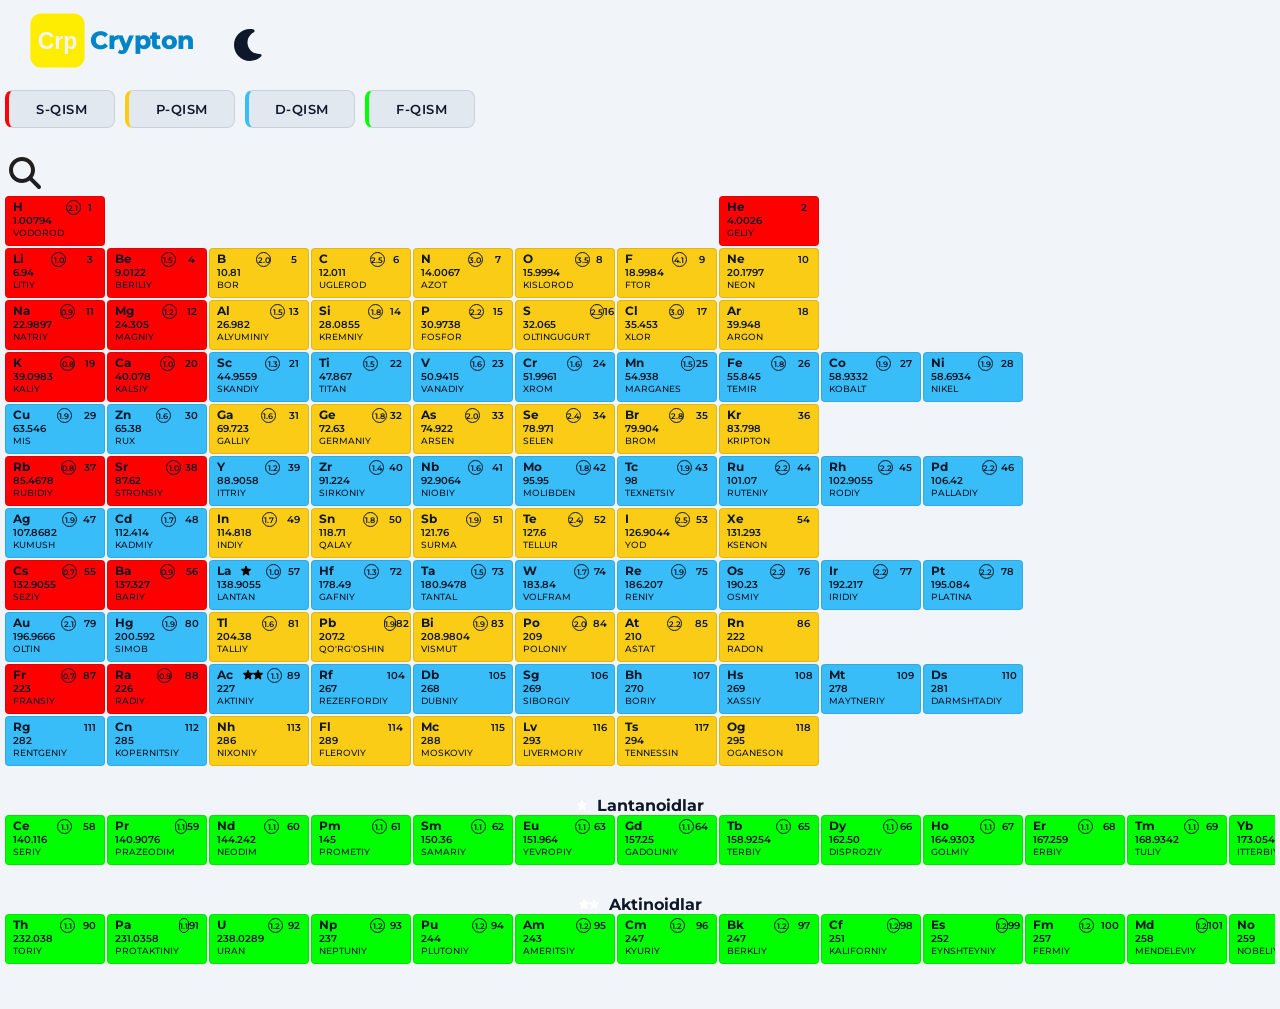
<file: index.html>
<!DOCTYPE html>
<html lang="uz">

<head>
    <meta charset="UTF-8">
    <meta name="viewport" content="width=device-width, initial-scale=1.0">
    <title>Kimyo jadvali | Crypton</title>
    <link rel="stylesheet" href="./main/style.css">
    <link rel="icon" href="./main/assets/favicon.svg" type="image/svg">
</head>

<body class="lightMode">
    <div class="parts">
        <div class="part s">
            <p>
                s-qism
            </p>
        </div>
        <div class="part p">
            <p>
                p-qism
            </p>
        </div>
        <div class="part d">
            <p>
                d-qism
            </p>
        </div>
        <div class="part f">
            <p>
                f-qism
            </p>
        </div>
    </div>

    <div class="btns">

        <button id="showBtn">
            <img src="./main/assets/search-dark.svg" alt="search-icon" class="searchIcon">
        </button>

        <button class="mode light hidden " title="Change Theme.">
            <img src="./main/assets/light.svg" alt="light" class="modesvg">
        </button>

        <button class="mode dark" title="Change Theme.">
            <img src="./main/assets/dark.svg" alt="dark" class="modesvg">
        </button>
    </div>



    <div class="searchBox hidden" id="searchBox">
        <button id="hideBtn">
            <img src="./main/assets/x.svg" alt="image" id="x" class="x">
        </button>

        <div class="searchItems">
            <form>
                <input type="text" id="value" class="inputVal" placeholder="Iltimos biror elementni kiriting ...">
            </form>
            <button id="clear">
                <img src="./main/assets/xmark.svg" alt="image" class="xmark">
            </button>
        </div>
        <div class="results"></div>
    </div>



    <a href="https://github.com/namozov13/crypton/" class="icon">
        <img src="./main/assets/icon.svg" alt="image" class="iconSvg">
        <p class="iconText">Crypton</p>
    </a>
    <main>

        <div class="periodic-table" id="periodic-table"></div>
        <div class="lantinity-title">
            <img src="main/assets/star_white.svg" alt="image" id="star">
            <h1 class="title">Lantanoidlar</h1>
        </div>

        <div class="table lanta"></div>


        <div class="actinity-title">
            <div class="stars">
                <img src="./main/assets/star_white.svg" alt="image" id="star">
                <img src="./main/assets/star_white.svg" alt="image" id="star">
            </div>
            <h1 class="title">Aktinoidlar</h1>
        </div>
        <div class="table akti"></div>
    </main>
    <div class="overlay hidden" id="overlay"></div>

    <script src="./main/script.js"></script>
</body>

</html>
</file>
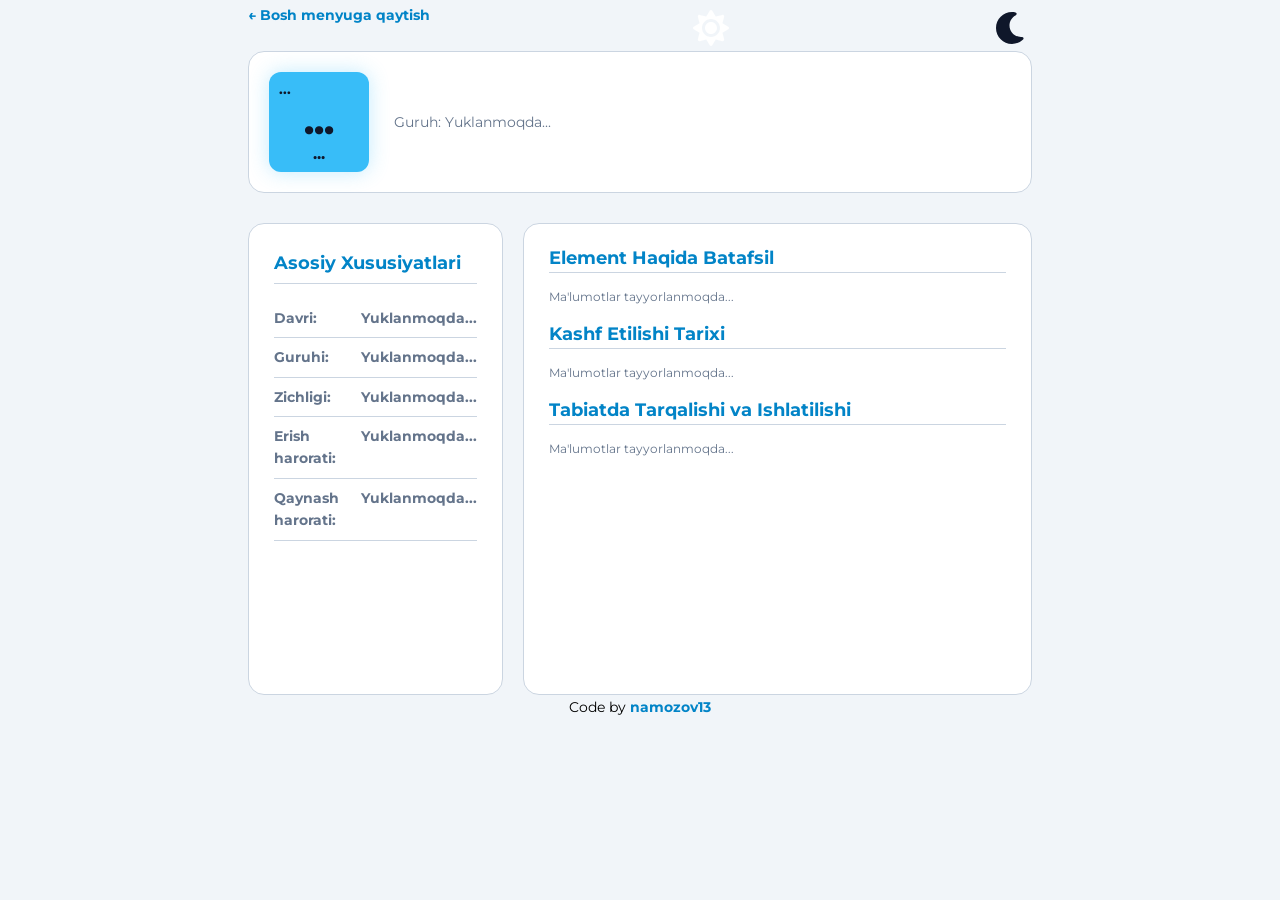
<file: elements/element.html>
<!DOCTYPE html>
<html lang="uz">

<head>
    <meta charset="UTF-8">
    <meta name="viewport" content="width=device-width, initial-scale=1.0">
    <title>Iltimos Bosh menyuga qaytib biror elementni tanlang.</title>
    <link rel="icon" href="../main/assets/favicon.svg" type="image/svg">
    <link rel="stylesheet" href="element.css">
</head>

<body>
    <div class="container">
        <div class="div">      
            <a href="../index.html">← Bosh menyuga qaytish</a>
            <button class="mode light" title="Change Theme.">
                <img src="../main/assets/light.svg" alt="" class="modesvg">
            </button>

            <button class="mode dark" title="Change Theme.">
                <img src="../main/assets/dark.svg" alt="" class="modesvg">
            </button>
        </div>

        <header>
            <div class="elIcon">
                <span class="elNumber">...</span>
                <h1 class="elFormula">...</h1>
                <span class="elMass">...</span>
            </div>

            <div class="header-info">
                <h3 class="elName"></h3>
                <p class="ingroup">
                    Guruh:
                    <span class="intext">Yuklanmoqda...</span>
                </p>
            </div>
        </header>

        <main>
            <div class="mainFeatures">
                <h3 class="feature-title">
                    Asosiy Xususiyatlari
                </h3>

                <div class="info-item">
                    <p>Davri:</p>
                    <p class="periodNumber">Yuklanmoqda...</p>
                </div>

                <div class="info-item">
                    <p>Guruhi:</p>
                    <p class="group">Yuklanmoqda...</p>
                </div>

                <div class="info-item">
                    <p>Zichligi:</p>
                    <p class="density">Yuklanmoqda...</p>
                </div>

                <div class="info-item">
                    <p>Erish harorati:</p>
                    <p class="melting">Yuklanmoqda...</p>
                </div>

                <div class="info-item">
                    <p>Qaynash harorati:</p>
                    <p class="boiling">Yuklanmoqda...</p>
                </div>
            </div>

            <div class="moreDetails">
                <div class="about">
                    <h3 class="detail-title">Element Haqida Batafsil</h3>
                    <p class="detail-info" id="more">Ma'lumotlar tayyorlanmoqda...</p>
                </div>

                <div class="about">
                    <h3 class="detail-title">Kashf Etilishi Tarixi</h3>
                    <p class="detail-info" id="history">Ma'lumotlar tayyorlanmoqda...</p>
                </div>

                <div class="about">
                    <h3 class="detail-title">Tabiatda Tarqalishi va Ishlatilishi</h3>
                    <p class="detail-info" id="nature">Ma'lumotlar tayyorlanmoqda...</p>
                </div>
            </div>
        </main>
        <div class="link">
            <p class="linkText">Code by <a class="linkGit" target="_blank" href="https://github.com/namozov13/">namozov13</a></p>
        </div>
    </div>

    <script src="script.js"></script>
</body>

</html>
</file>
<file: main/style.css>
@import url('https://fonts.googleapis.com/css2?family=Montserrat:ital,wght@0,100..900;1,100..900&display=swap');

* {
    margin: 0;
    padding: 0;
    box-sizing: border-box;
    font-family: 'Montserrat', Courier, monospace;
    user-select: none;
    transition: all ease-in-out .3s;
}

.inputVal::placeholder {
    color: #000;
    opacity: 1;
}

.btns {
    margin-left: -120px;
    display: flex;
    align-items: start;
    gap: 40px;
}

.mode {
    cursor: pointer;
}

.light:hover {
    transform: rotate(135deg);
}

.light {
    transition: ease-in-out .8s;
}

.dark {
    transition: ease-in-out .8s;
}

.dark:hover {
    transform: rotate(360deg);
}

.modesvg {
    width: 40px;
}

:root {
    --title: #0f172a;
    --not: #0f172a;
    --black: #0f172a;
    --white: #64748b;
    --dark-blue: #f1f5f9;
    --text: #0f172a;
    --color-s: #f00;
    --color-p: #facc15;
    --color-d: #38bdf8;
    --color-f: #00ff00;
    --light-blue: #0284c7;
    --backgroundcolor-part: #e2e8f0;
    --border-part: #0000001a;
    --color-part: #0f172a !important;
}

.darkMode {
    --title: #f8fafc;
    --not: #f8fafc;
    --black: #ffffff;
    --white: #94a3b8;
    --dark-blue: #090d16;
    --text: #f8fafc;
    --color-s: #f00;
    --color-p: #facc15;
    --color-d: #0369a1;
    --color-f: #0f0;
    --light-blue: #38bdf8;
    --backgroundcolor-part: #1e293b;
    --border-part: #ffffff14;
    --color-part: #f8fafc !important;
}

.hidden {
    display: none !important;
}

a {
    text-decoration: none;
    color: var(--black);
}

body {
    padding: 10px 20px;
    display: flex;
    flex-direction: row-reverse;
    justify-content: center;
    background-color: var(--dark-blue);
}

.periodic-table {
    display: grid;
    grid-template-columns: repeat(10, 100px);
    grid-template-rows: repeat(11, 50px);
    grid-row-gap: 2px;
    grid-column-gap: 2px;
}

.table {
    display: grid;
    grid-template-columns: repeat(14, 100px);
    grid-template-rows: 50px;
    gap: 2px;
}

.element:hover {
    transform: scale(1.06) translateY(-5px);
}

.element {
    display: flex;
    padding: 3px 7px;
    font-weight: 600;
    font-size: 10px;
    justify-content: space-between;
    border: var(--border-part) solid 1px;
    border-radius: 4px;
    cursor: pointer;
    transition: .3s ease-in-out;
    color: var(--text);
}

.elInfo {
    max-height: 55px;
}

.elNum {
    height: 15px;
    width: 15px;
    font-size: 10px;
    display: flex;
    justify-content: center;
    align-items: center;
}

.elName {
    text-transform: uppercase;
    font-weight: 500;
    font-size: 9px;
    display: flex;
    text-align: left;
}

.elFormula {
    text-transform: capitalize;
}

.s-part {
    background-color: var(--color-s);
}

.p-part {
    background-color: var(--color-p);
}

.d-part {
    background-color: var(--color-d);
}

.f-part {
    background-color: var(--color-f);
}

.elNum2 {
    font-size: 10px;
    height: 10px;
    width: 10px;
    display: flex;
    justify-content: center;
    align-items: center;
}

.elNegative {
    border: solid 1px var(--text);
    border-radius: 15px;
    width: 15px;
    height: 15px;
    display: flex;
    align-items: center;
    justify-content: center;
    font-size: 8px;
}

.lantinity-title,
.actinity-title {
    gap: 10px;
    display: flex;
    justify-content: center;
    transition: ease-in-out .3s;
    color: var(--text);
}

.icon {
    height: 60px;
    display: flex;
    align-items: center;
    left: 430px;
    position: absolute;
    top: 0;
}

.icon:hover .iconSvg {
    transform: translateX(-105px);
}

.icon:hover .iconText {
    display: inline;
}

.searchItems {
    display: flex;
    align-items: center;
    justify-content: center;
}

.searchBox {
    position: absolute;
    left: 50%;
    top: 10%;
    transform: translateX(-70%);
    z-index: 101;
    background-color: var(--dark-blue);
    padding: 20px 30px;
    border-radius: 8px;
    gap: 5px;
    display: flex;
    flex-direction: column;
    align-items: flex-end;
    border: 1px solid var(--border-part);
}

.x {
    width: 20px;
    margin-right: -20px;
    margin-top: -10px;
    cursor: pointer;
}

.results {
    display: grid !important;
    grid-template-columns: repeat(3, 100px);
}

.forResMain310 {
    display: grid !important;
    grid-template-columns: repeat(3, 100px) !important;
    grid-template-rows: repeat(30, 1fr) !important;
    grid-row-gap: 5px;
    grid-row-gap: 5px;
}

.forRes310 {
    display: grid !important;
    grid-template-columns: repeat(3, 100px) !important;
    grid-template-rows: repeat(5, 1fr) !important;
    grid-row-gap: 5px;
    grid-row-gap: 5px;
}

.forResMain410 {
    display: grid !important;
    grid-template-columns: repeat(4, 100px) !important;
    grid-template-rows: repeat(23, 1fr) !important;
    grid-row-gap: 5px;
    grid-row-gap: 5px;
}

.forRes410 {
    display: grid !important;
    grid-template-columns: repeat(4, 100px) !important;
    grid-template-rows: repeat(4, 1fr) !important;
    grid-row-gap: 5px;
    grid-row-gap: 5px;
}

.forResMain510 {
    display: grid !important;
    grid-template-columns: repeat(5, 100px) !important;
    grid-template-rows: repeat(18, 1fr) !important;
    grid-row-gap: 3px;
    grid-row-gap: 3px;
}

.forRes510 {
    display: grid !important;
    grid-template-columns: repeat(5, 100px) !important;
    grid-template-rows: repeat(3, 1fr) !important;
    grid-row-gap: 3px;
    grid-row-gap: 3px;
}

.forResMain610 {
    display: grid !important;
    grid-template-columns: repeat(6, 100px) !important;
    grid-template-rows: repeat(15, 1fr) !important;
    grid-row-gap: 3px;
    grid-row-gap: 3px;
}

.forRes610 {
    display: grid !important;
    grid-template-columns: repeat(6, 100px) !important;
    grid-template-rows: repeat(3, 1fr) !important;
    grid-row-gap: 3px;
    grid-row-gap: 3px;
}

.forResMain710 {
    display: grid !important;
    grid-template-columns: repeat(7, 100px) !important;
    grid-template-rows: repeat(14, 1fr) !important;
    grid-row-gap: 3px;
    grid-row-gap: 3px;
}

.forRes710 {
    display: grid !important;
    grid-template-columns: repeat(7, 100px) !important;
    grid-template-rows: repeat(2, 1fr) !important;
    grid-row-gap: 3px;
    grid-row-gap: 3px;
}


.overlay {
    position: fixed;
    top: 0;
    bottom: 0;
    left: 0;
    width: 100%;
    background: #000000b3;
    backdrop-filter: blur(5px);
}

button {
    background: none;
    border: none;
}

input:focus-visible {
    outline: none;
}

#showBtn {
    background: none;
    border: none;
}

.xmark {
    width: 30px;
    margin-left: -50px;
    cursor: pointer;
}

.inputVal {
    background-color: var(--white);
    border: none;
    border-radius: 8px;
    width: 300px;
    height: 40px;
    padding: 10px 40px 10px 10px;
    color: var(--dark-blue);
}

.searchIcon {
    width: 40px;
    transition: transform ease-in-out .4s;
    cursor: pointer;
}

.searchIcon:hover {
    transform: rotate(360deg);
}

.iconSvg {
    min-width: 65px;
    cursor: pointer;
    margin-right: -105px;
    transition: ease-in-out .4s;
}

.iconText {
    color: var(--light-blue);
    font-size: 25px;
    font-weight: 800;
    letter-spacing: -0.5px;
    display: none;
}

img {
    width: 10px;
}

.stars {
    display: flex;
}

.title {
    font-size: 16px;
    color: var(--title);
}

.symbol {
    display: flex;
    gap: 10px;
}

main {
    margin-right: -30px;
}

.parts:has(.s:hover)~main .element:not(.s-part) {
    opacity: 0.2;
}

.parts:has(.p:hover)~main .element:not(.p-part) {
    opacity: 0.2;
}

.parts:has(.d:hover)~main .element:not(.d-part) {
    opacity: 0.2;
}

.parts:has(.f:hover)~main .element:not(.f-part) {
    opacity: 0.2;
}

.parts:has(.s:hover)~main .s-part {
    transform: scale(1.03) translateY(-5px);
}

.parts:has(.p:hover)~main .p-part {
    transform: scale(1.03) translateY(-5px);
}

.parts:has(.d:hover)~main .d-part {
    transform: scale(1.03) translateY(-5px);
}

.parts:has(.f:hover)~main .f-part {
    transform: scale(1.03) translateY(-5px);
}

.parts:has(.f:hover)~main .lantinity-title {
    transform: scale(1.06) translateY(-5px);
}

.parts:has(.f:hover)~main .actinity-title {
    transform: scale(1.06) translateY(-5px);
}

.parts {
    display: flex;
    justify-content: flex-start;
    gap: 15px;
    margin: 20px 0 25px 0;
    padding: 0;
    flex-direction: column;
}

.part {
    width: 110px;
    height: 38px;
    border-radius: 8px;
    display: flex;
    align-items: center;
    justify-content: center;
    font-size: 13px;
    font-weight: 600;
    text-transform: uppercase;
    letter-spacing: 0.5px;
    cursor: pointer;
    background: var(--backgroundcolor-part);
    border: 1px solid var(--border-part);
    backdrop-filter: blur(8px);
    transition: all 0.3s cubic-bezier(0.4, 0, 0.2, 1);
    color: var(--color-part);
}

.part.s {
    border-left: 4px solid var(--color-s);
}

.part.s:hover {
    background: #ef444426;
    border-color: var(--color-s);
    color: var(--color-s);
    box-shadow: 0 0 15px #ef444466;
    text-shadow: 0 0 5px #ef444480;
    transform: translateY(-3px);
}

.part.p {
    border-left: 4px solid var(--color-p);
}

.part.p:hover {
    background: #eab30826;
    border-color: var(--color-p);
    color: var(--color-p);
    box-shadow: 0 0 15px #eab30866;
    text-shadow: 0 0 5px #eab30880;
    transform: translateY(-3px);
}

.part.d {
    border-left: 4px solid var(--color-d);
}

.part.d:hover {
    background: #0284c726;
    border-color: var(--color-d);
    color: var(--color-d);
    box-shadow: 0 0 15px #0284c766;
    text-shadow: 0 0 5px #0284c780;
    transform: translateY(-3px);
}


.part.f {
    border-left: 4px solid var(--color-f);
}

.part.f:hover {
    background: #22c55e26;
    border-color: var(--color-f);
    color: var(--color-f);
    box-shadow: 0 0 15px #22c55e66;
    text-shadow: 0 0 5px #22c55e80;
    transform: translateY(-3px);
}

@media (max-width: 1500px) {
    body {
        display: flex;
        flex-direction: column;
        padding: 5px;
        margin: 65px 0 0 0;
    }

    .parts {
        display: flex;
        flex-direction: row;
        flex-wrap: wrap;
        justify-content: flex-start;
        gap: 10px;
        margin-bottom: 25px;
        width: 100%;
        padding: 0;
        box-sizing: border-box;
    }

    main {
        width: 100%;
        overflow-x: auto;
        display: block;
        white-space: nowrap;
        padding-bottom: 20px;
    }

    .periodic-table,
    .table {
        display: grid;
        transform: none !important;
        margin: 0 auto 20px auto !important;
    }

    .lantinity-title,
    .actinity-title {
        display: flex;
        text-align: center;
        margin-top: 30px !important;
        font-size: 1.2rem;
    }

    .icon {
        position: absolute;
        left: 130px;
        top: 10px;
    }

    .btns {
        margin: 0;
    }

    .mode {
        position: absolute;
        top: 25px;
        left: 230px;
        width: 40px;
    }

    .inputVal {
        width: 250px;
        margin-right: 140px;
    }

    .searchItems {
        width: 200px;
    }

    #hideBtn {
        width: 20px;
        height: 20px;
    }

    .searchBox {
        width: 350px;
        padding: 10px 15px;
        left: 69%;
    }

    .iconSvg {
        transform: translateX(-105px);
    }

    .iconText {
        display: inline;
    }
}

@media (min-width: 2250px) {
    body {
        padding: 300px 0 100px 400px;
        transform: scale(2);
    }
}

@media (min-width: 1960px) {
    .icon {
        display: none;
    }
}

@media (max-width: 1000px) {
    .periodic-table {
        display: grid !important;
        grid-template-columns: repeat(7, 100px) !important;
        grid-template-rows: repeat(13, 1fr) !important;
        grid-row-gap: 5px;
        grid-row-gap: 5px;
    }

    .table {
        display: grid !important;
        grid-template-columns: repeat(7, 100px) !important;
        grid-template-rows: repeat(2, 1fr) !important;
    }
}

@media (max-width: 700px) {
    .periodic-table {
        display: grid !important;
        grid-template-columns: repeat(6, 100px) !important;
        grid-template-rows: repeat(15, 1fr) !important;
        grid-row-gap: 5px;
        grid-row-gap: 5px;
    }

    .table {
        display: grid !important;
        grid-template-columns: repeat(6, 100px) !important;
        grid-template-rows: repeat(3, 1fr) !important;
    }
}

@media (max-width: 620px) {
    .periodic-table {
        display: grid !important;
        grid-template-columns: repeat(5, 100px) !important;
        grid-template-rows: repeat(18, 1fr) !important;
        grid-row-gap: 5px;
        grid-row-gap: 5px;
    }

    .table {
        display: grid !important;
        grid-template-columns: repeat(5, 100px) !important;
        grid-template-rows: repeat(3, 1fr) !important;
    }
}

@media (max-width: 500px) {
    .periodic-table {
        display: grid !important;
        grid-template-columns: repeat(4, 100px) !important;
        grid-template-rows: repeat(23, 1fr) !important;
        grid-row-gap: 5px;
        grid-row-gap: 5px;
    }

    .table {
        display: grid !important;
        grid-template-columns: repeat(4, 100px) !important;
        grid-template-rows: repeat(4, 1fr) !important;
    }
}

@media (max-width: 400px) {
    .periodic-table {
        display: grid !important;
        grid-template-columns: repeat(3, 100px) !important;
        grid-template-rows: repeat(30, 1fr) !important;
        grid-row-gap: 5px;
        grid-row-gap: 5px;
    }

    .table {
        display: grid !important;
        grid-template-columns: repeat(3, 100px) !important;
        grid-template-rows: repeat(5, 1fr) !important;
    }
}
</file>
<file: elements/element.css>
@import url('https://fonts.googleapis.com/css2?family=Montserrat:ital,wght@0,100..900;1,100..900&display=swap');

:root {
    --text: #000;
    --bg-body: #f1f5f9;
    --bg-card: #ffffff;
    --border-color: #cbd5e1;
    --text-primary: #0f172a;
    --text-secondary: #64748b;
    --text-link: #0284c7;
    --el-icon-bg: #38bdf8;
    --el-icon-shadow: rgba(56, 189, 248, 0.3);
    --block-s-bg: #f87171;
    --block-p-bg: #facc15;
    --block-d-bg: #38bdf8;
    --block-f-bg: #4ade80;

}

.darkMode {
    --text: #fff;
    --bg-body: #0f172a;
    --bg-card: #1e293b;
    --border-color: #334155;
    --text-primary: #f8fafc;
    --text-secondary: #94a3b8;
    --text-link: #38bdf8;
    --el-icon-bg: #0284c7;
    --el-icon-shadow: rgba(2, 132, 199, 0.4);
    --block-s-bg: #b91c1c;
    --block-p-bg: #facc15;
    --block-d-bg: #0369a1;
    --block-f-bg: #15803d;
}

* {
    margin: 0;
    padding: 0;
    box-sizing: border-box;
    font-family: 'Montserrat', Tahoma, Verdana, sans-serif;
    transition: background-color 0.3s ease, color 0.3s ease, border-color 0.3s ease;
}

.div {
    display: flex;
    justify-content: space-between;
}

.mode {
    cursor: pointer;
    width: 40px;
}

.hidden {
    display: none;
}

button {
    background: none;
    outline: none;
    border: none;
}

body {
    background-color: var(--bg-body);
    font-size: 14px;
    line-height: 1;
}

.container {
    max-width: 800px;
    margin: 0 auto;
    padding: 8px;
}

a {
    color: var(--text-link);
    font-weight: bold;
    display: inline-block;
    text-decoration: none;
    margin-bottom: 20px;
}

.elMass {
    font-weight: 700;
    font-size: 16px;
}

header {
    background-color: var(--bg-card);
    border-radius: 16px;
    border: 1px solid var(--border-color);
    padding: 20px;
    display: flex;
    gap: 25px;
    margin-bottom: 30px;
    align-items: center;
}

.elIcon {
    background-color: var(--el-icon-bg);
    box-shadow: 0 0 20px var(--el-icon-shadow);
    border-radius: 12px;
    width: 100px;
    height: 100px;
    display: flex;
    flex-direction: column;
    justify-content: space-between;
    text-align: center;
    align-items: center;
    color: var(--text-primary);
    padding: 10px;
    user-select: none;
}

.elNumber {
    align-self: start;
    font-weight: bold;
}

.elFormula {
    font-size: 36px;
    font-weight: 800;
    justify-self: center;
}

.elName {
    line-height: 1.6;
    font-size: 28px;
    color: var(--text-primary);
    display: flex;
    text-align: left;
}

.ingroup {
    color: var(--text-secondary);
    font-size: 14px;
}

main {
    display: grid;
    grid-template-columns: 1fr 2fr;
    grid-template-rows: 472px;
    gap: 20px;
}

.mainFeatures {
    background-color: var(--bg-card);
    border: 1px solid var(--border-color);
    padding: 25px;
    border-radius: 16px;
    color: var(--text-primary);
    line-height: 1.6;
}

.feature-title {
    font-size: 18px;
    color: var(--text-link);
    margin-bottom: 15px;
    border-bottom: 1px solid var(--border-color);
    padding-bottom: 5px;
}

.info-item {
    display: flex;
    justify-content: space-between;
    padding: 8px 0;
    font-size: 14px;
    color: var(--text-secondary);
    font-weight: bolder;
    border-bottom: 1px solid var(--border-color);
}

.moreDetails {
    background-color: var(--bg-card);
    border: 1px solid var(--border-color);
    border-radius: 16px;
    padding: 25px;
    gap: 20px;
}

.detail-title {
    font-size: 18px;
    color: var(--text-link);
    margin-bottom: 15px;
    border-bottom: 1px solid var(--border-color);
    padding-bottom: 5px;
}

.detail-info {
    margin-bottom: 20px;
    line-height: 17px;
    color: var(--text-secondary);
    font-size: 12px;
}

@media (max-width: 800px) {
    .container {
        display: flex;
        flex-direction: column;
    }

    main {
        display: flex;
        flex-direction: column;
    }

    header {
        flex-direction: column;
        gap: 0;
    }

    .elName {
        justify-content: center;
    }
}

.s {
    background-color: var(--block-s-bg) !important;
}

.p {
    background-color: var(--block-p-bg) !important;
}

.d {
    background-color: var(--block-d-bg) !important;
}

.f {
    background-color: var(--block-f-bg) !important;
}


.link {
    display: flex;
    justify-content: center;
}

.linkText {
    color: var(--text);
    margin-top: 5px;
}
</file>
